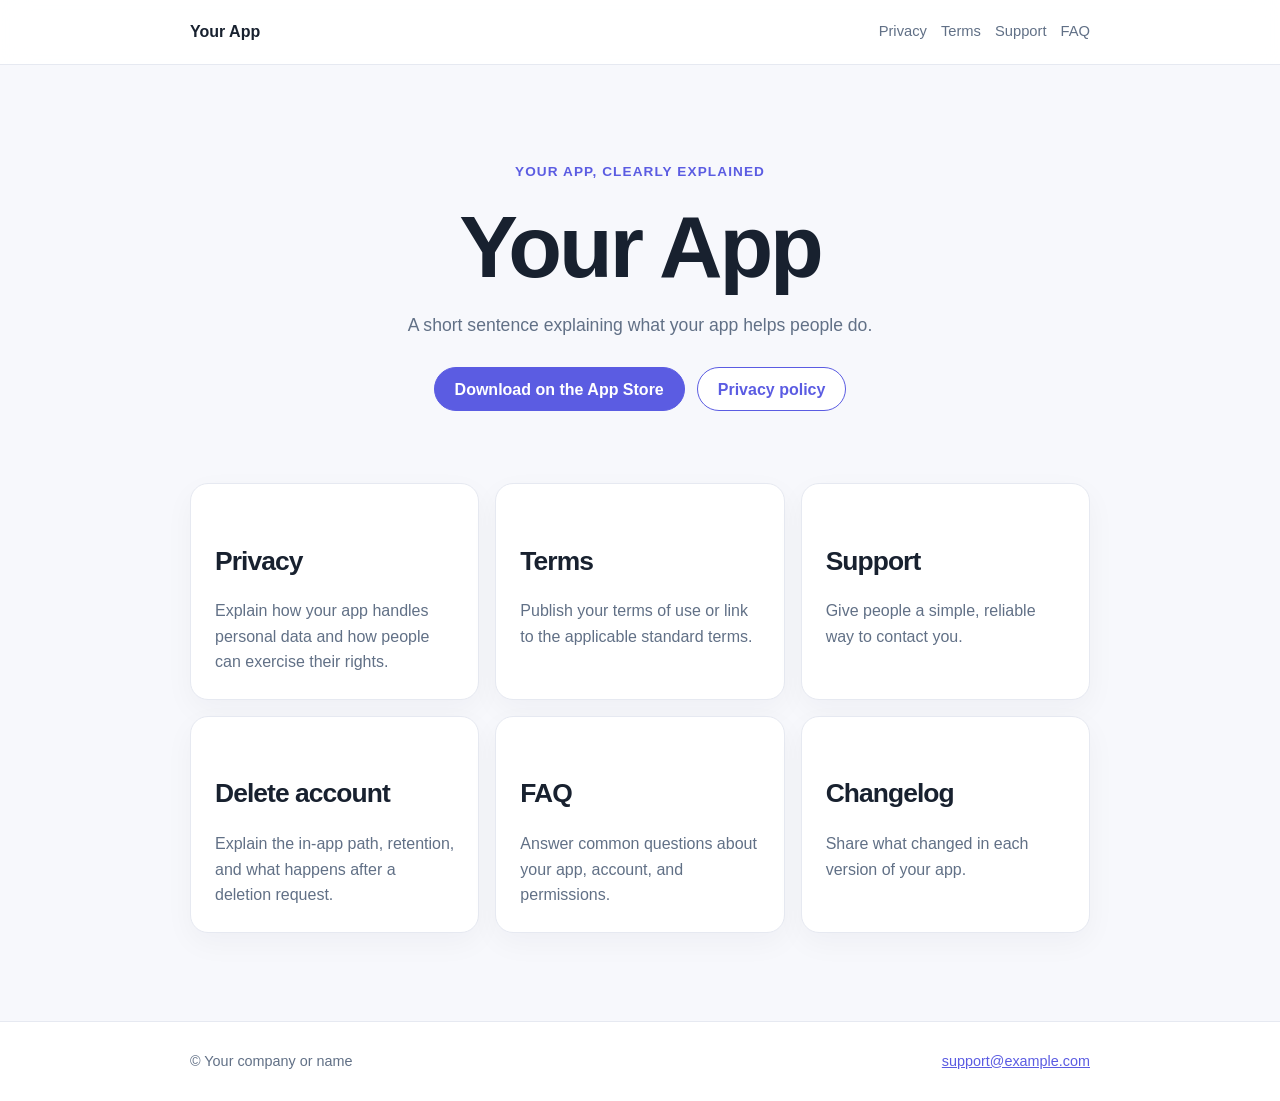
<file: index.html>
<!doctype html>
<html lang="en">
  <head><meta charset="utf-8"><meta name="viewport" content="width=device-width, initial-scale=1"><meta name="description" content="Free GitHub Pages template for an app privacy policy, account deletion page, support, FAQ, changelog, and optional mobile app landing page."><meta name="robots" content="index,follow"><meta name="theme-color" content="#5b5ce2"><title>Your App — Privacy, Support & Legal Pages</title><link rel="stylesheet" href="assets/styles.css"></head>
  <body data-page="home">
    <header class="site-header"><nav class="container nav"><a class="brand" href="index.html" data-app-name>Your App</a><div class="nav-links"><a href="privacy.html">Privacy</a><a href="terms.html">Terms</a><a href="support.html">Support</a><a href="faq.html">FAQ</a></div></nav></header>
    <main class="container"><section class="hero"><div class="eyebrow">Your app, clearly explained</div><h1 data-app-name>Your App</h1><p data-tagline>A short sentence explaining what your app helps people do.</p><div class="actions"><a class="button button-primary" data-app-store-link href="#">Download on the App Store</a><a class="button button-secondary" href="privacy.html">Privacy policy</a></div></section><section class="cards"><a class="card" href="privacy.html"><h2>Privacy</h2><p>Explain how your app handles personal data and how people can exercise their rights.</p></a><a class="card" href="terms.html"><h2>Terms</h2><p>Publish your terms of use or link to the applicable standard terms.</p></a><a class="card" href="support.html"><h2>Support</h2><p>Give people a simple, reliable way to contact you.</p></a><a class="card" href="delete-account.html"><h2>Delete account</h2><p>Explain the in-app path, retention, and what happens after a deletion request.</p></a><a class="card" href="faq.html"><h2>FAQ</h2><p>Answer common questions about your app, account, and permissions.</p></a><a class="card" href="changelog.html"><h2>Changelog</h2><p>Share what changed in each version of your app.</p></a></section></main>
    <footer class="site-footer"><div class="container footer-row"><span>© <span data-developer-name>Your company or name</span></span><span><a data-support-email href="mailto:support@example.com">support@example.com</a></span></div></footer><script src="assets/config.js"></script><script src="assets/site.js"></script>
  </body>
</html>
</file>
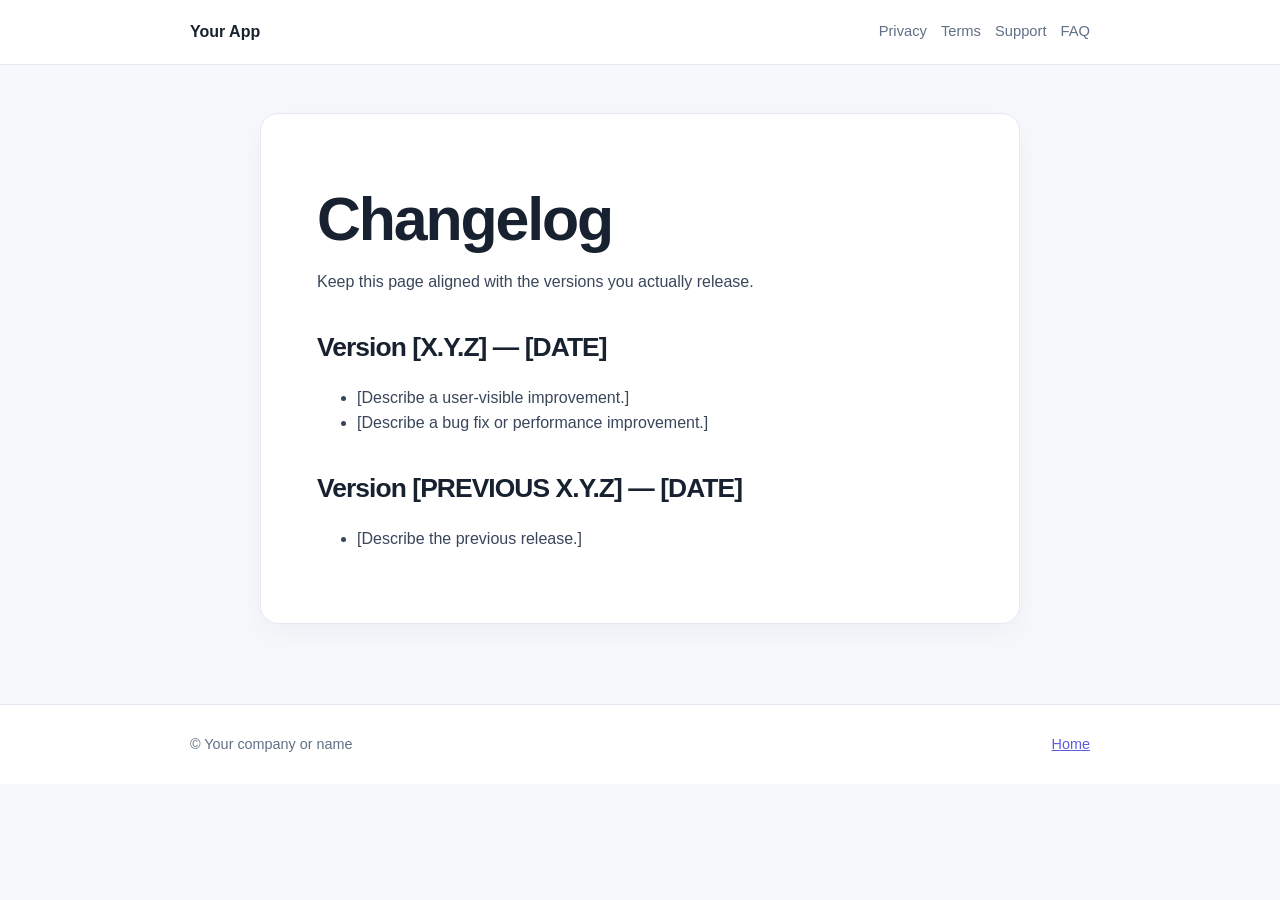
<file: changelog.html>
<!doctype html>
<html lang="en">
  <head><meta charset="utf-8"><meta name="viewport" content="width=device-width, initial-scale=1"><meta name="description" content="See the latest features, improvements, and fixes in Your App."><meta name="robots" content="index,follow"><meta name="theme-color" content="#5b5ce2"><title>Changelog · Your App</title><link rel="stylesheet" href="assets/styles.css"></head>
  <body>
    <header class="site-header"><nav class="container nav"><a class="brand" href="index.html" data-app-name>Your App</a><div class="nav-links"><a href="privacy.html">Privacy</a><a href="terms.html">Terms</a><a href="support.html">Support</a><a href="faq.html">FAQ</a></div></nav></header>
    <main class="container"><article class="legal"><h1>Changelog</h1><p>Keep this page aligned with the versions you actually release.</p><h2>Version [X.Y.Z] — [DATE]</h2><ul><li>[Describe a user-visible improvement.]</li><li>[Describe a bug fix or performance improvement.]</li></ul><h2>Version [PREVIOUS X.Y.Z] — [DATE]</h2><ul><li>[Describe the previous release.]</li></ul></article></main>
    <footer class="site-footer"><div class="container footer-row"><span>© <span data-developer-name>Your company or name</span></span><span><a href="index.html">Home</a></span></div></footer><script src="assets/config.js"></script><script src="assets/site.js"></script>
  </body>
</html>
</file>
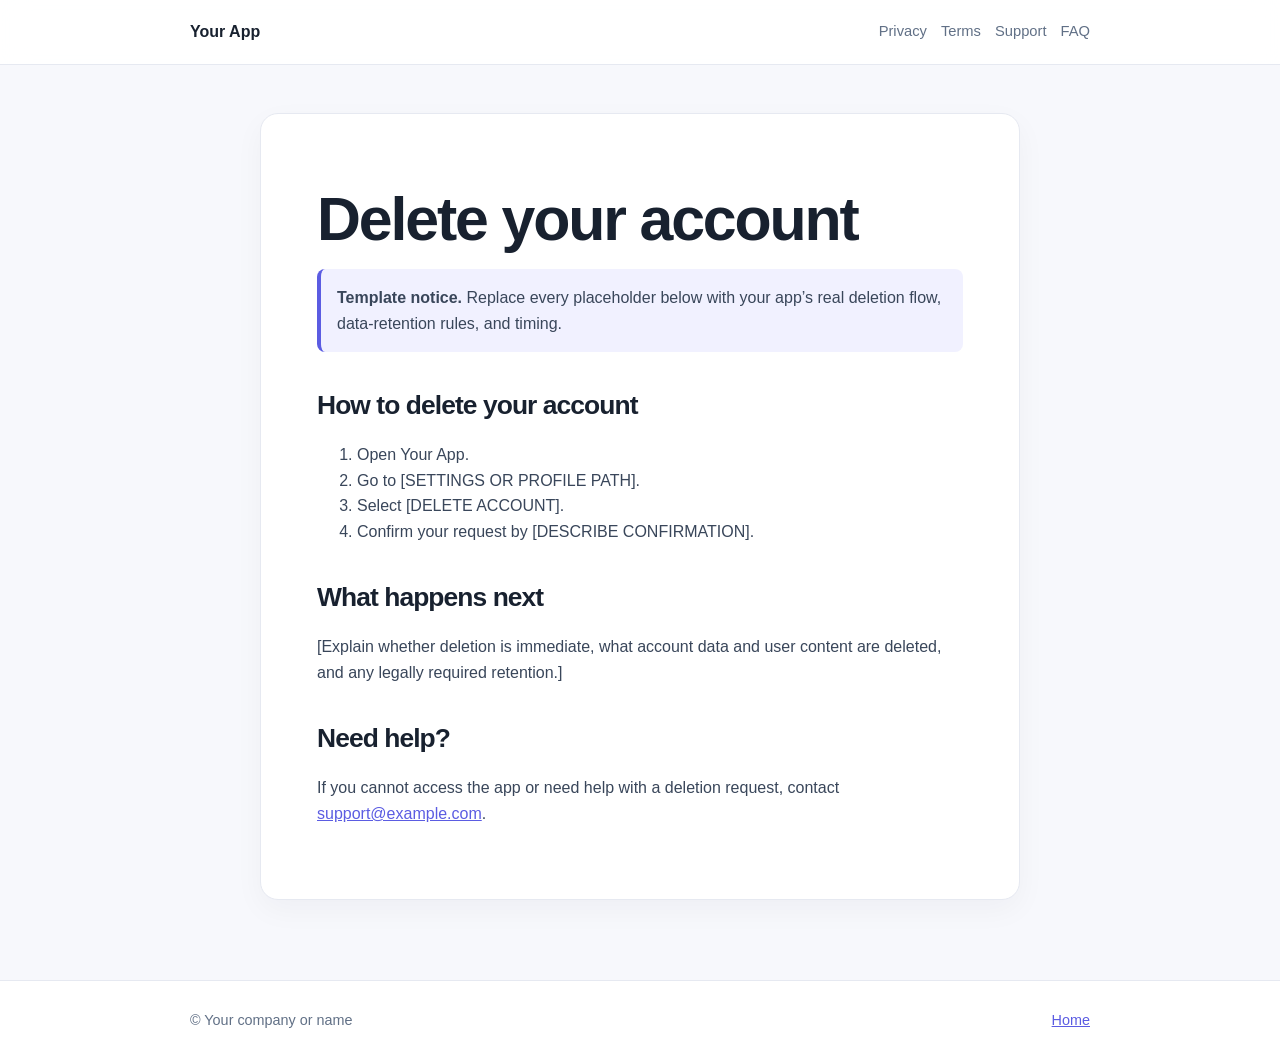
<file: delete-account.html>
<!doctype html>
<html lang="en">
  <head><meta charset="utf-8"><meta name="viewport" content="width=device-width, initial-scale=1"><meta name="description" content="Learn how to delete your Your App account and understand what happens to your data."><meta name="robots" content="index,follow"><meta name="theme-color" content="#5b5ce2"><title>Delete Account · Your App</title><link rel="stylesheet" href="assets/styles.css"></head>
  <body>
    <header class="site-header"><nav class="container nav"><a class="brand" href="index.html" data-app-name>Your App</a><div class="nav-links"><a href="privacy.html">Privacy</a><a href="terms.html">Terms</a><a href="support.html">Support</a><a href="faq.html">FAQ</a></div></nav></header>
    <main class="container"><article class="legal"><h1>Delete your account</h1><p class="notice"><strong>Template notice.</strong> Replace every placeholder below with your app’s real deletion flow, data-retention rules, and timing.</p><h2>How to delete your account</h2><ol><li>Open <span data-app-name>Your App</span>.</li><li>Go to [SETTINGS OR PROFILE PATH].</li><li>Select [DELETE ACCOUNT].</li><li>Confirm your request by [DESCRIBE CONFIRMATION].</li></ol><h2>What happens next</h2><p>[Explain whether deletion is immediate, what account data and user content are deleted, and any legally required retention.]</p><h2>Need help?</h2><p>If you cannot access the app or need help with a deletion request, contact <a data-support-email href="mailto:support@example.com">support@example.com</a>.</p></article></main>
    <footer class="site-footer"><div class="container footer-row"><span>© <span data-developer-name>Your company or name</span></span><span><a href="index.html">Home</a></span></div></footer><script src="assets/config.js"></script><script src="assets/site.js"></script>
  </body>
</html>
</file>
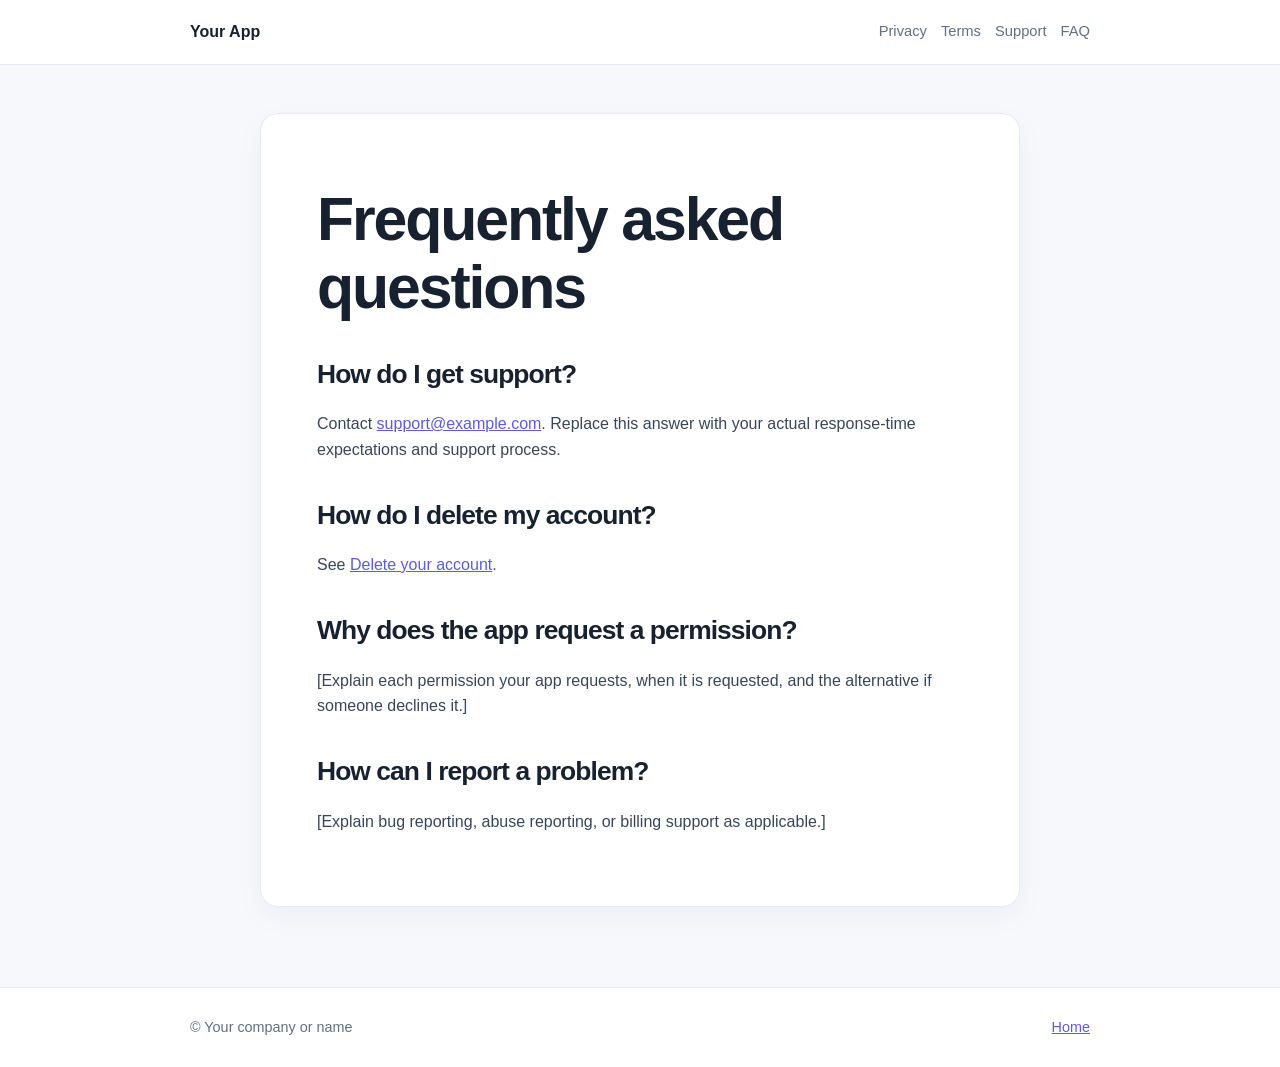
<file: faq.html>
<!doctype html>
<html lang="en">
  <head><meta charset="utf-8"><meta name="viewport" content="width=device-width, initial-scale=1"><meta name="description" content="Frequently asked questions, support, account deletion, and permissions for Your App."><meta name="robots" content="index,follow"><meta name="theme-color" content="#5b5ce2"><title>FAQ · Your App</title><link rel="stylesheet" href="assets/styles.css"></head>
  <body>
    <header class="site-header"><nav class="container nav"><a class="brand" href="index.html" data-app-name>Your App</a><div class="nav-links"><a href="privacy.html">Privacy</a><a href="terms.html">Terms</a><a href="support.html">Support</a><a href="faq.html">FAQ</a></div></nav></header>
    <main class="container"><article class="legal"><h1>Frequently asked questions</h1><h2>How do I get support?</h2><p>Contact <a data-support-email href="mailto:support@example.com">support@example.com</a>. Replace this answer with your actual response-time expectations and support process.</p><h2>How do I delete my account?</h2><p>See <a href="delete-account.html">Delete your account</a>.</p><h2>Why does the app request a permission?</h2><p>[Explain each permission your app requests, when it is requested, and the alternative if someone declines it.]</p><h2>How can I report a problem?</h2><p>[Explain bug reporting, abuse reporting, or billing support as applicable.]</p></article></main>
    <footer class="site-footer"><div class="container footer-row"><span>© <span data-developer-name>Your company or name</span></span><span><a href="index.html">Home</a></span></div></footer><script src="assets/config.js"></script><script src="assets/site.js"></script>
  </body>
</html>
</file>
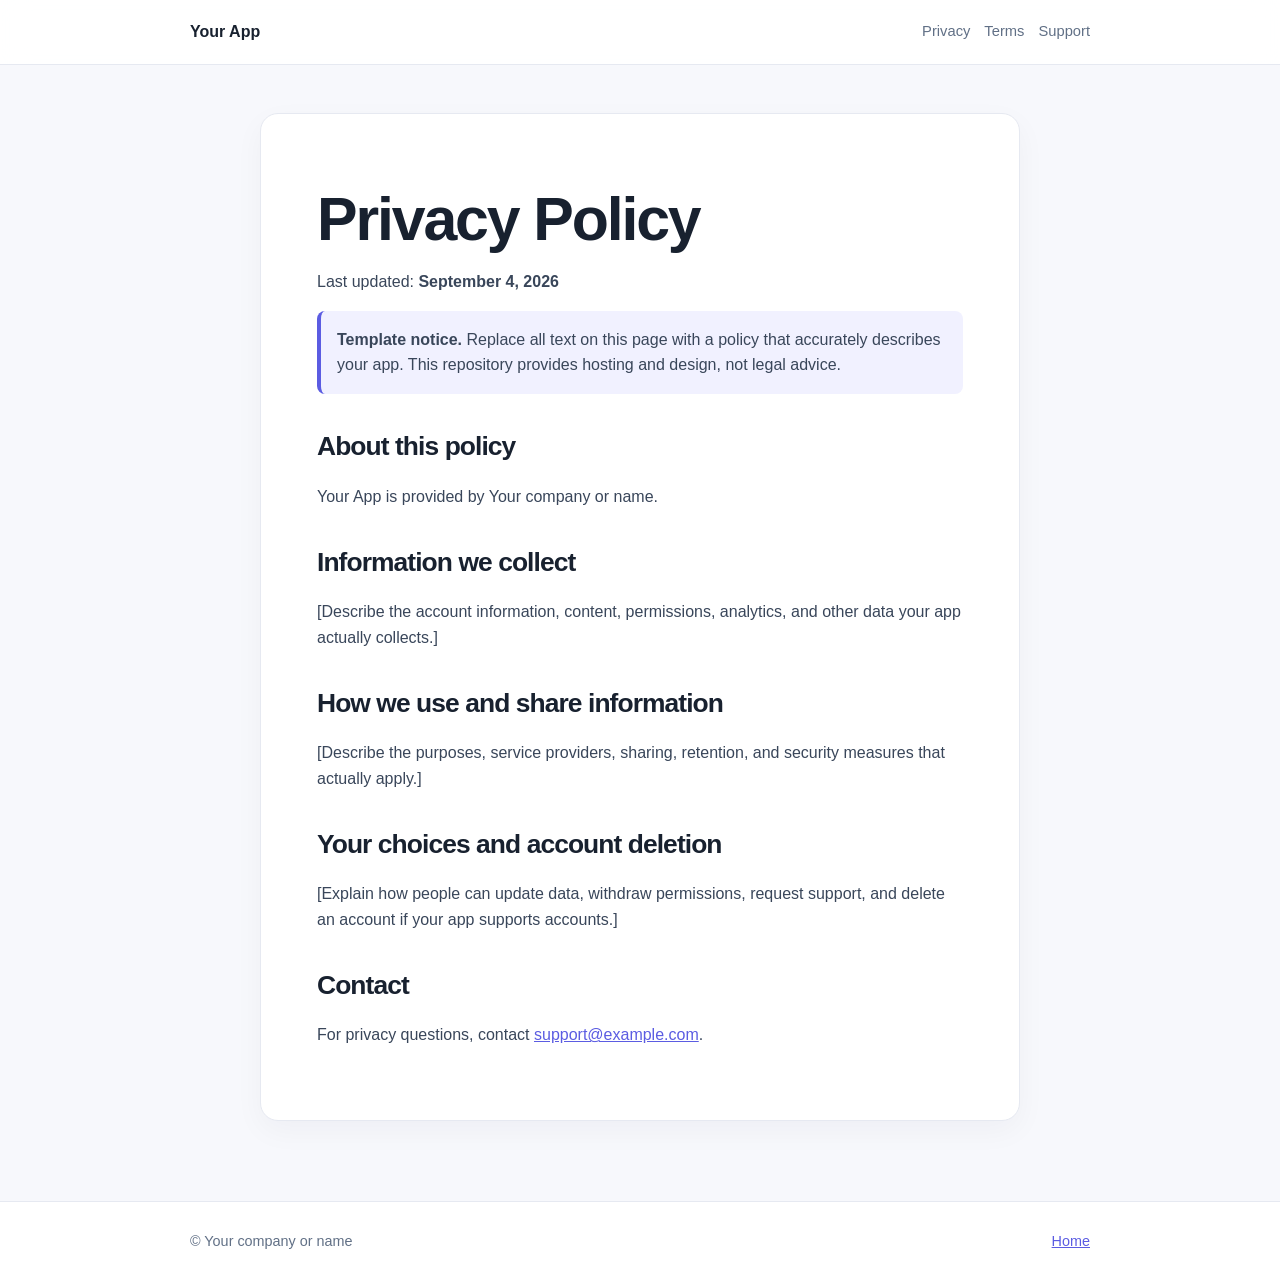
<file: privacy.html>
<!doctype html>
<html lang="en">
  <head><meta charset="utf-8"><meta name="viewport" content="width=device-width, initial-scale=1"><meta name="description" content="Read the privacy policy for Your App, including how personal data is collected, used, shared, retained, and deleted."><meta name="robots" content="index,follow"><meta name="theme-color" content="#5b5ce2"><title>Privacy Policy · Your App</title><link rel="stylesheet" href="assets/styles.css"></head>
  <body>
    <header class="site-header"><nav class="container nav"><a class="brand" href="index.html" data-app-name>Your App</a><div class="nav-links"><a href="privacy.html">Privacy</a><a href="terms.html">Terms</a><a href="support.html">Support</a></div></nav></header>
    <main class="container"><article class="legal"><h1>Privacy Policy</h1><p>Last updated: <strong data-updated-at>September 4, 2026</strong></p><p class="notice"><strong>Template notice.</strong> Replace all text on this page with a policy that accurately describes your app. This repository provides hosting and design, not legal advice.</p><h2>About this policy</h2><p><span data-app-name>Your App</span> is provided by <span data-developer-name>Your company or name</span>.</p><h2>Information we collect</h2><p>[Describe the account information, content, permissions, analytics, and other data your app actually collects.]</p><h2>How we use and share information</h2><p>[Describe the purposes, service providers, sharing, retention, and security measures that actually apply.]</p><h2>Your choices and account deletion</h2><p>[Explain how people can update data, withdraw permissions, request support, and delete an account if your app supports accounts.]</p><h2>Contact</h2><p>For privacy questions, contact <a data-support-email href="mailto:support@example.com">support@example.com</a>.</p></article></main>
    <footer class="site-footer"><div class="container footer-row"><span>© <span data-developer-name>Your company or name</span></span><span><a href="index.html">Home</a></span></div></footer><script src="assets/config.js"></script><script src="assets/site.js"></script>
  </body>
</html>
</file>
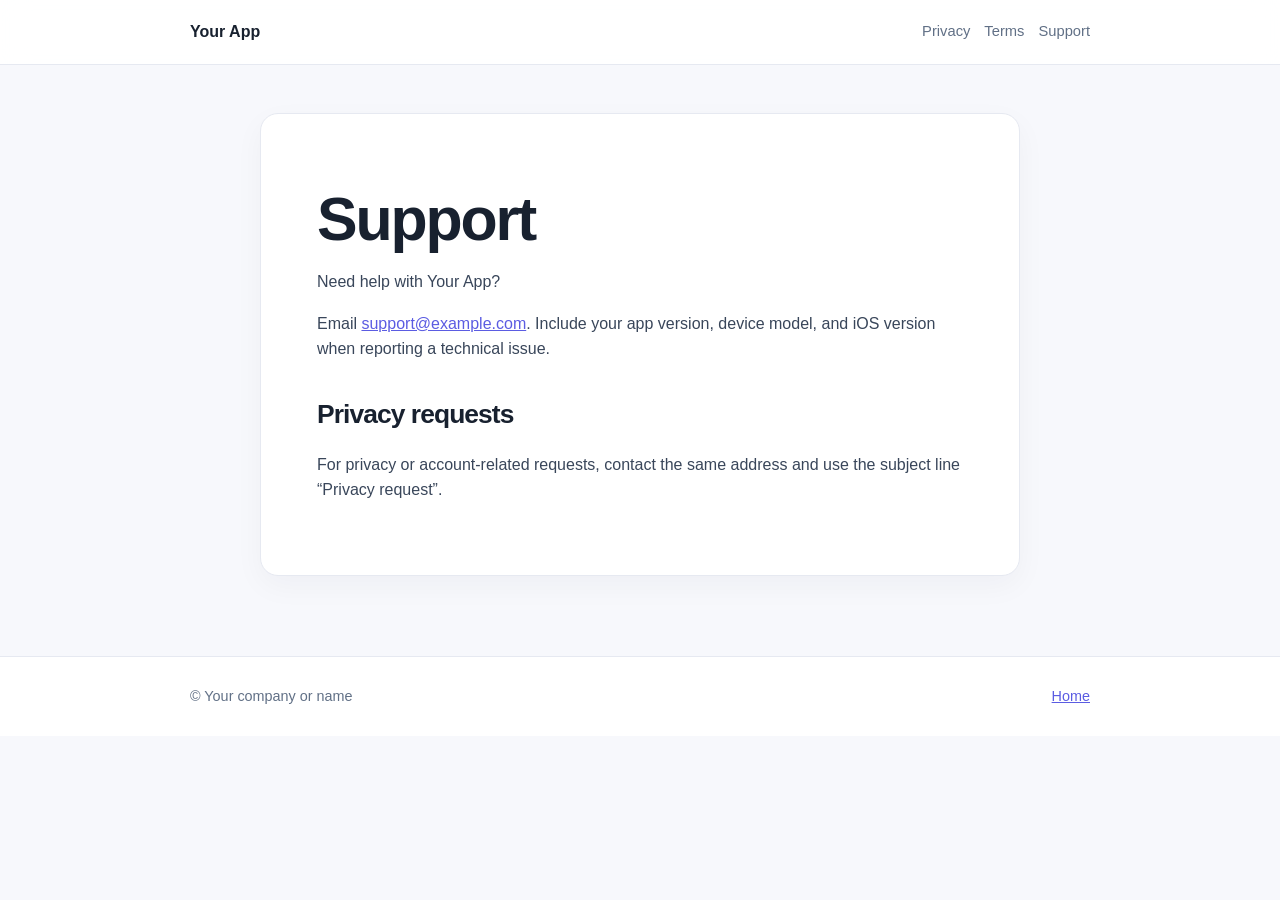
<file: support.html>
<!doctype html>
<html lang="en">
  <head><meta charset="utf-8"><meta name="viewport" content="width=device-width, initial-scale=1"><meta name="description" content="Get help and contact support for Your App."><meta name="robots" content="index,follow"><meta name="theme-color" content="#5b5ce2"><title>Support · Your App</title><link rel="stylesheet" href="assets/styles.css"></head>
  <body>
    <header class="site-header"><nav class="container nav"><a class="brand" href="index.html" data-app-name>Your App</a><div class="nav-links"><a href="privacy.html">Privacy</a><a href="terms.html">Terms</a><a href="support.html">Support</a></div></nav></header>
    <main class="container"><article class="legal"><h1>Support</h1><p>Need help with <span data-app-name>Your App</span>?</p><p>Email <a data-support-email href="mailto:support@example.com">support@example.com</a>. Include your app version, device model, and iOS version when reporting a technical issue.</p><h2>Privacy requests</h2><p>For privacy or account-related requests, contact the same address and use the subject line “Privacy request”.</p></article></main>
    <footer class="site-footer"><div class="container footer-row"><span>© <span data-developer-name>Your company or name</span></span><span><a href="index.html">Home</a></span></div></footer><script src="assets/config.js"></script><script src="assets/site.js"></script>
  </body>
</html>
</file>
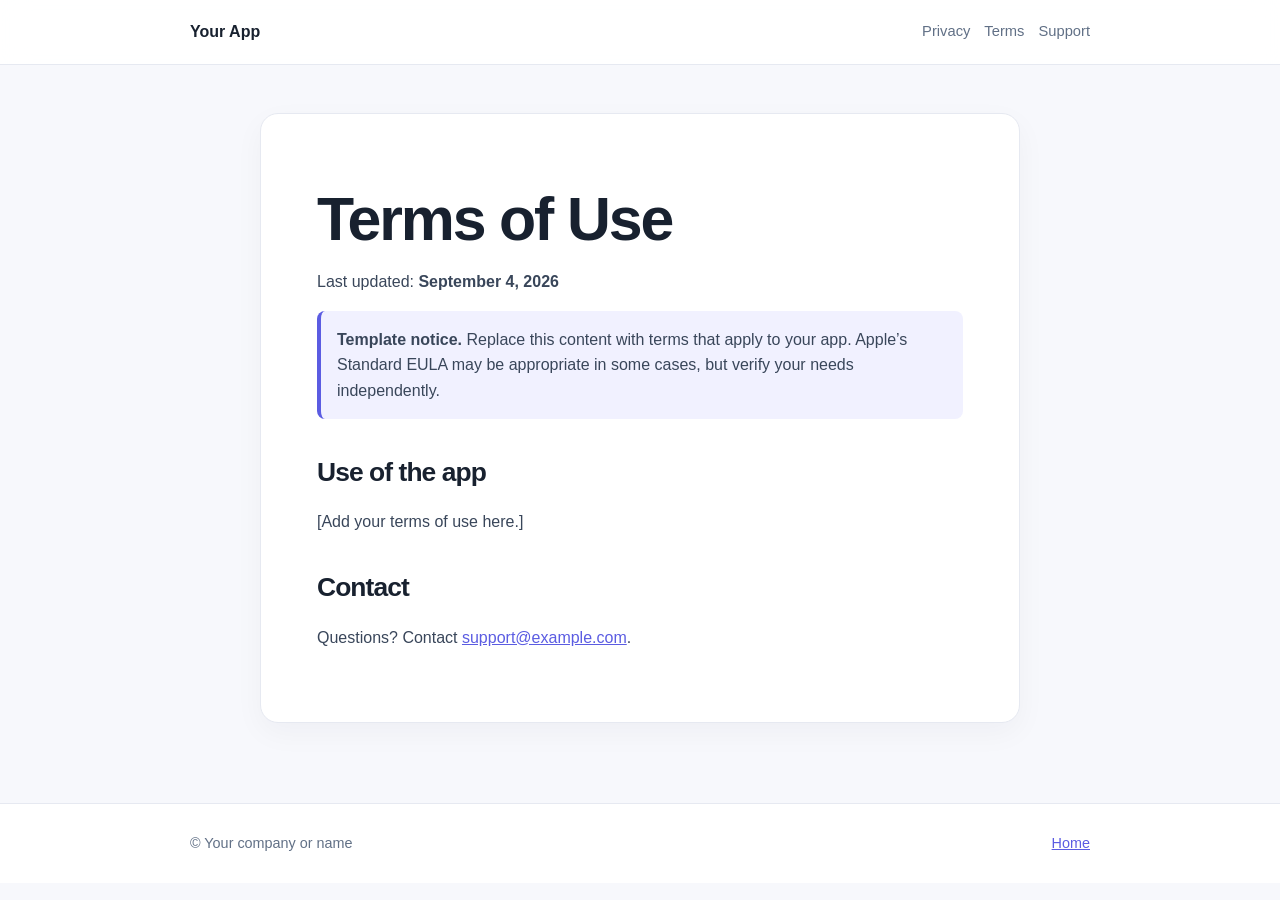
<file: terms.html>
<!doctype html>
<html lang="en">
  <head><meta charset="utf-8"><meta name="viewport" content="width=device-width, initial-scale=1"><meta name="description" content="Read the terms of use for Your App."><meta name="robots" content="index,follow"><meta name="theme-color" content="#5b5ce2"><title>Terms of Use · Your App</title><link rel="stylesheet" href="assets/styles.css"></head>
  <body>
    <header class="site-header"><nav class="container nav"><a class="brand" href="index.html" data-app-name>Your App</a><div class="nav-links"><a href="privacy.html">Privacy</a><a href="terms.html">Terms</a><a href="support.html">Support</a></div></nav></header>
    <main class="container"><article class="legal"><h1>Terms of Use</h1><p>Last updated: <strong data-updated-at>September 4, 2026</strong></p><p class="notice"><strong>Template notice.</strong> Replace this content with terms that apply to your app. Apple’s Standard EULA may be appropriate in some cases, but verify your needs independently.</p><h2>Use of the app</h2><p>[Add your terms of use here.]</p><h2>Contact</h2><p>Questions? Contact <a data-support-email href="mailto:support@example.com">support@example.com</a>.</p></article></main>
    <footer class="site-footer"><div class="container footer-row"><span>© <span data-developer-name>Your company or name</span></span><span><a href="index.html">Home</a></span></div></footer><script src="assets/config.js"></script><script src="assets/site.js"></script>
  </body>
</html>
</file>
<file: assets/styles.css>
:root { --accent: #5b5ce2; --ink: #18212f; --muted: #617086; --canvas: #f7f8fc; --surface: #fff; --line: #e6e9f1; }
* { box-sizing: border-box; }
html { scroll-behavior: smooth; }
body { margin: 0; color: var(--ink); background: var(--canvas); font: 16px/1.6 -apple-system, BlinkMacSystemFont, "Segoe UI", sans-serif; }
a { color: var(--accent); }
.container { width: min(100% - 40px, 900px); margin: 0 auto; }
.site-header { background: rgba(255,255,255,.9); border-bottom: 1px solid var(--line); position: sticky; top: 0; backdrop-filter: blur(14px); }
.nav { min-height: 64px; display: flex; gap: 20px; align-items: center; justify-content: space-between; }
.brand { color: var(--ink); font-weight: 750; text-decoration: none; }
.nav-links { display: flex; flex-wrap: wrap; gap: 14px; font-size: .92rem; }
.nav-links a { color: var(--muted); text-decoration: none; }
.nav-links a:hover { color: var(--ink); }
.hero { padding: 96px 0 72px; text-align: center; }
.eyebrow { color: var(--accent); font-size: .85rem; font-weight: 700; letter-spacing: .08em; text-transform: uppercase; }
h1, h2 { letter-spacing: -.035em; line-height: 1.12; }
h1 { margin: 15px auto; max-width: 760px; font-size: clamp(2.6rem, 8vw, 5.5rem); }
h2 { margin-top: 2.4rem; font-size: 1.65rem; }
.hero p { max-width: 630px; margin: 0 auto; color: var(--muted); font-size: 1.1rem; }
.actions { display: flex; justify-content: center; flex-wrap: wrap; gap: 12px; margin-top: 28px; }
.button { border: 1px solid var(--accent); border-radius: 999px; display: inline-flex; min-height: 44px; align-items: center; padding: 0 20px; font-weight: 700; text-decoration: none; }
.button-primary { color: #fff; background: var(--accent); }
.button-secondary { background: #fff; }
.cards { display: grid; grid-template-columns: repeat(auto-fit, minmax(220px, 1fr)); gap: 16px; padding-bottom: 88px; }
.card, .legal { border: 1px solid var(--line); border-radius: 18px; background: var(--surface); box-shadow: 0 10px 30px rgba(20, 29, 50, .04); }
.card { padding: 24px; color: var(--ink); text-decoration: none; }
.card:hover { border-color: color-mix(in srgb, var(--accent), var(--line) 55%); transform: translateY(-2px); }
.card p { color: var(--muted); margin-bottom: 0; }
.legal { max-width: 760px; padding: clamp(24px, 6vw, 56px); margin: 48px auto 80px; }
.legal h1 { font-size: clamp(2.2rem, 5vw, 3.8rem); max-width: none; }
.legal p, .legal li { color: #39465a; }
.legal .notice { padding: 16px; border-left: 4px solid var(--accent); background: #f1f1ff; border-radius: 8px; }
.site-footer { padding: 28px 0; border-top: 1px solid var(--line); background: #fff; color: var(--muted); font-size: .9rem; }
.footer-row { display: flex; gap: 16px; justify-content: space-between; flex-wrap: wrap; }
@media (max-width: 640px) { .container { width: min(100% - 28px, 900px); } .nav { padding: 12px 0; align-items: flex-start; flex-direction: column; gap: 6px; } .hero { padding: 72px 0 48px; text-align: left; } .hero p { margin-left: 0; } .actions { justify-content: flex-start; } .cards { grid-template-columns: 1fr; } }
</file>
